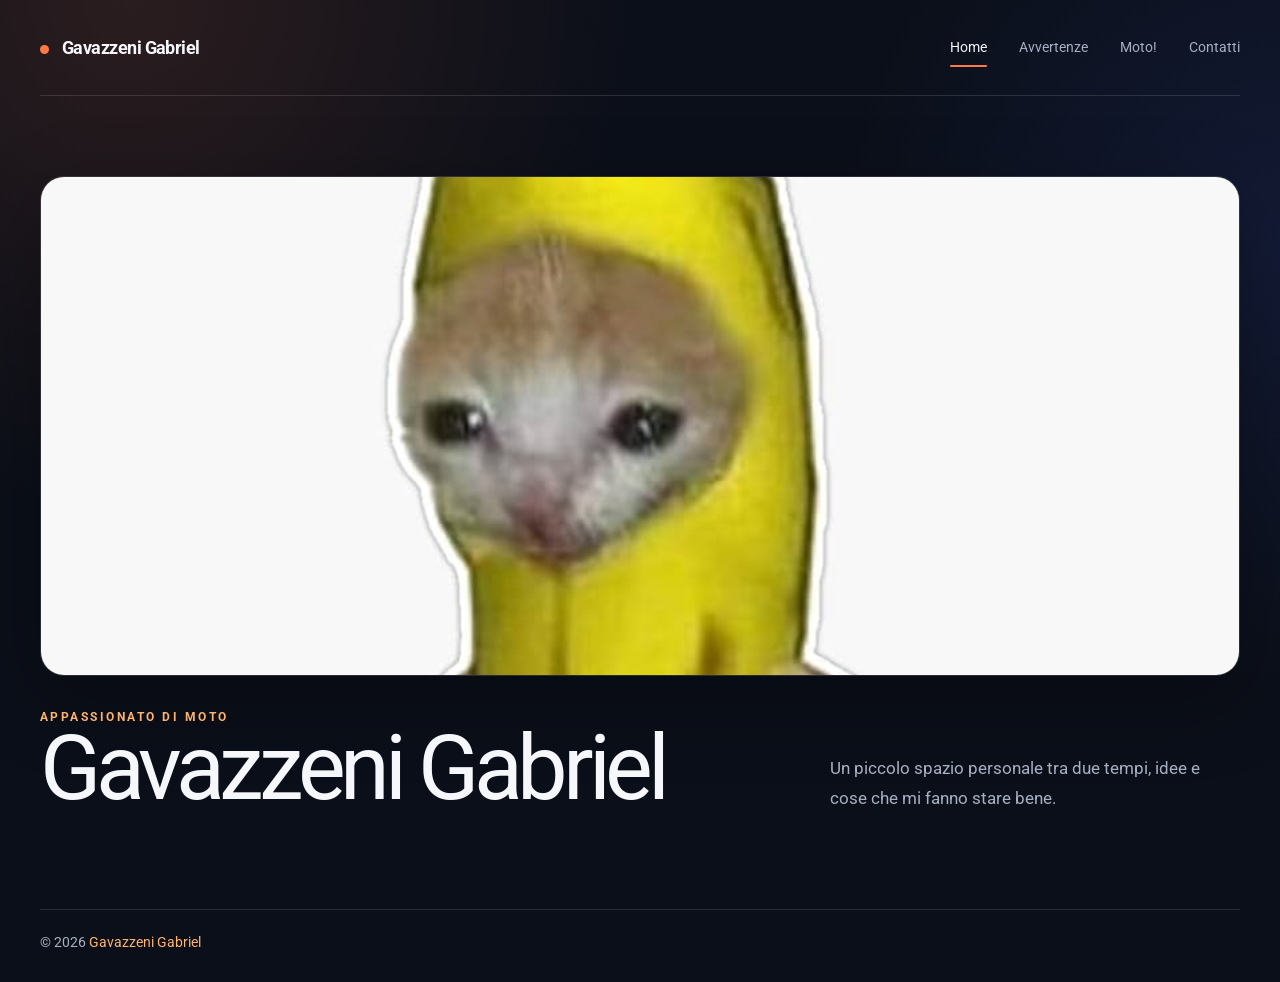
<file: index.html>
<!DOCTYPE html>
<html lang="it">
<head>
    <meta charset="UTF-8">
    <meta http-equiv="X-UA-Compatible" content="IE=edge" />
    <meta name="viewport" content="width=device-width, initial-scale=1.0">
    <link rel="preconnect" href="https://fonts.googleapis.com">
<link rel="preconnect" href="https://fonts.gstatic.com" crossorigin>
<link href="https://fonts.googleapis.com/css2?family=Roboto:ital,wght@0,100;0,300;0,400;0,500;0,700;0,900;1,100;1,300;1,400;1,500;1,700;1,900&display=swap" rel="stylesheet">
<link rel="icon" href="favicon.ico" type="image/x-icon">
<link rel="stylesheet" href="style.css">
 <title>Gavazzeni Gabriel | Home</title>
</head>
<body>
    <div class="safe-area spaced-column">
    <nav>
        <div class="logo">  Gavazzeni Gabriel  </div>
        <input class="toggler" type="checkbox" aria-label="Apri menu">
        <div class="hamburger"></div>
        <div class="menu">
            <a class="menu-item active" href="./index.html">Home</a>
            <a class="menu-item" href="./pages/about.html">Avvertenze</a>
            <a class="menu-item" href="./pages/works.html">Moto!</a>
            <a class="menu-item" href="./pages/contacts.html">Contatti</a>
        </div>
    </nav>
    <div class="content">
        <img class="main-image" src="./banana cat.jpg" alt="">
        <div class="home-intro">
            <div>
                <h3>APPASSIONATO DI MOTO</h3>
                <h1>Gavazzeni Gabriel</h1>
            </div>
            <p>Un piccolo spazio personale tra due tempi, idee e cose che mi fanno stare bene.</p>
        </div>
    </div>
    <div class="footer">
        © 2026 <span>Gavazzeni Gabriel</span>
    </div>
</div>
</body>
</html>
</file>
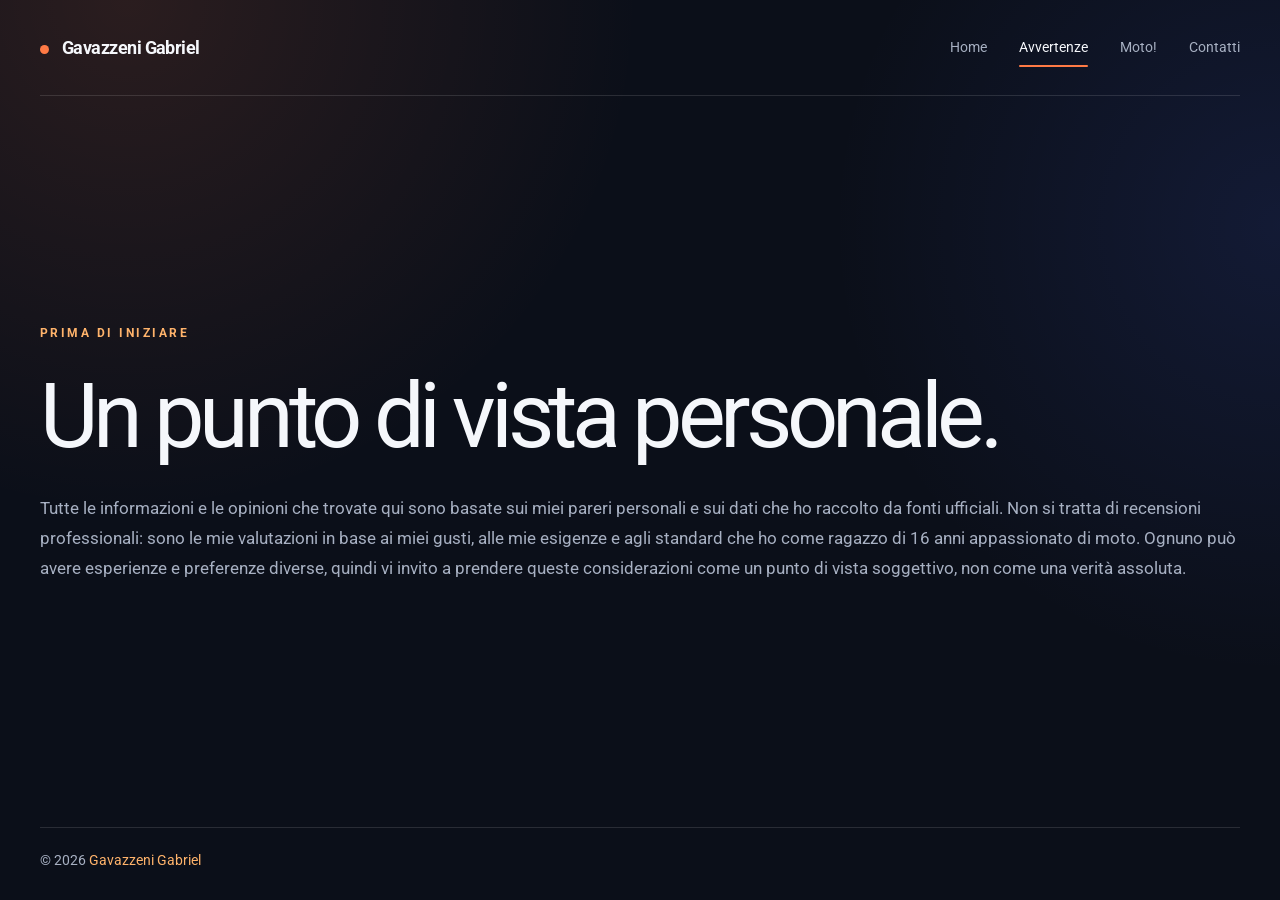
<file: pages/about.html>
<!DOCTYPE html>
<html lang="it">
<head>
    <meta charset="UTF-8">
    <meta http-equiv="X-UA-Compatible" content="IE=edge" />
    <meta name="viewport" content="width=device-width, initial-scale=1.0">
    <link rel="preconnect" href="https://fonts.googleapis.com">
<link rel="preconnect" href="https://fonts.gstatic.com" crossorigin>
<link href="https://fonts.googleapis.com/css2?family=Roboto:ital,wght@0,100;0,300;0,400;0,500;0,700;0,900;1,100;1,300;1,400;1,500;1,700;1,900&display=swap" rel="stylesheet">
<link rel="icon" href="../favicon.ico" type="image/x-icon">
<link rel="stylesheet" href="../style.css">

    <title>Gavazzeni Gabriel | Avvertenze</title>
</head>
<body>
    <div class="safe-area spaced-column">
    <nav>
        <div class="logo">  Gavazzeni Gabriel  </div>
     
        <input class="toggler" type="checkbox" aria-label="Apri menu">
        <div class="hamburger"></div>
        <div class="menu">
            <a class="menu-item" href="../index.html">Home</a>
            <a class="menu-item active" href="./about.html">Avvertenze</a>
            <a class="menu-item" href="./works.html">Moto!</a>
            <a class="menu-item" href="./contacts.html">Contatti</a>
        </div>
    </nav>
    <div class="content">
        <h3>PRIMA DI INIZIARE</h3>
        <h1>Un punto di vista personale.</h1>
        <p>Tutte le informazioni e le opinioni che trovate qui sono basate sui miei pareri personali e sui dati che ho raccolto da fonti ufficiali.
            Non si tratta di recensioni professionali: sono le mie valutazioni in base ai miei gusti, alle mie esigenze e agli standard che ho come ragazzo di 16 anni appassionato di moto.
            Ognuno può avere esperienze e preferenze diverse, quindi vi invito a prendere queste considerazioni come un punto di vista soggettivo, non come una verità assoluta.</p>
    </div>
    <div class="footer">
        © 2026 <span>Gavazzeni Gabriel</span>
    </div>
</div>
</body>
</html>
</file>
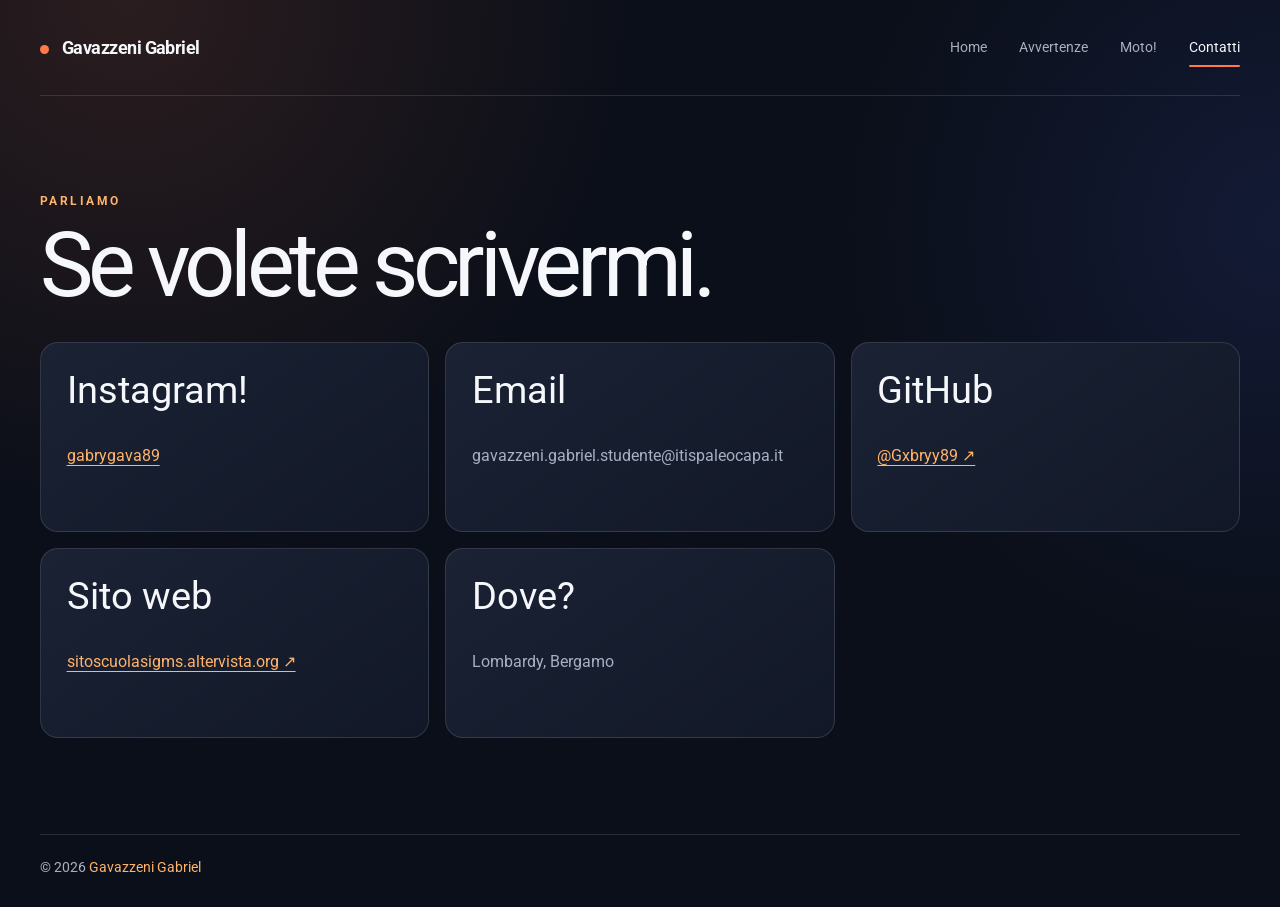
<file: pages/contacts.html>
<!DOCTYPE html>
<html lang="it">
<head>
    <meta charset="UTF-8">
    <meta http-equiv="X-UA-Compatible" content="IE=edge" />
    <meta name="viewport" content="width=device-width, initial-scale=1.0">
    <link rel="preconnect" href="https://fonts.googleapis.com">
<link rel="preconnect" href="https://fonts.gstatic.com" crossorigin>
<link href="https://fonts.googleapis.com/css2?family=Roboto:ital,wght@0,100;0,300;0,400;0,500;0,700;0,900;1,100;1,300;1,400;1,500;1,700;1,900&display=swap" rel="stylesheet">
<link rel="icon" href="../favicon.ico" type="image/x-icon">
<link rel="stylesheet" href="../style.css">
<link rel="stylesheet" href="../contacts.css">

    <title>Gavazzeni Gabriel | Contatti</title>
</head>
<body>
    <div class="safe-area spaced-column">
    <nav>
        <div class="logo">  Gavazzeni Gabriel  </div>

        <input class="toggler" type="checkbox" aria-label="Apri menu">
        <div class="hamburger"></div>
        <div class="menu">
            <a class="menu-item " href="../index.html">Home</a>
            <a class="menu-item" href="./about.html">Avvertenze</a>
            <a class="menu-item" href="./works.html">Moto!</a>
            <a class="menu-item active" href="./contacts.html">Contatti</a>
        </div>
    </nav>
    <div class="content">
        <div class="title-block">
            <h3>PARLIAMO</h3>
            <h1>Se volete scrivermi.</h1>
            </div>
            <div class="contact-section">
            <div class="contact-item">
                <h2>Instagram!</h2>
                <h4><a href="https://www.instagram.com/gabrygava89/">gabrygava89</a></h4>
            </div>
            <div class="contact-item">
                <h2>Email</h2>
                <h4>gavazzeni.gabriel.studente@itispaleocapa.it</h4>
            </div>
            <div class="contact-item">
                <h2>GitHub</h2>
                <h4><a href="https://github.com/Gxbryy89" target="_blank" rel="noopener noreferrer">@Gxbryy89 ↗</a></h4>
            </div>
            <div class="contact-item">
                <h2>Sito web</h2>
                <h4><a href="http://sitoscuolasigms.altervista.org" target="_blank" rel="noopener noreferrer">sitoscuolasigms.altervista.org ↗</a></h4>
            </div>
            <div class="contact-item">
                <h2>Dove?</h2>
                <h4>Lombardy, Bergamo</h4>
    </div>
            </div>
    </div>
    <div class="footer">
        © 2026 <span>Gavazzeni Gabriel</span>
    </div>
</div>
</body>
</html>
</file>
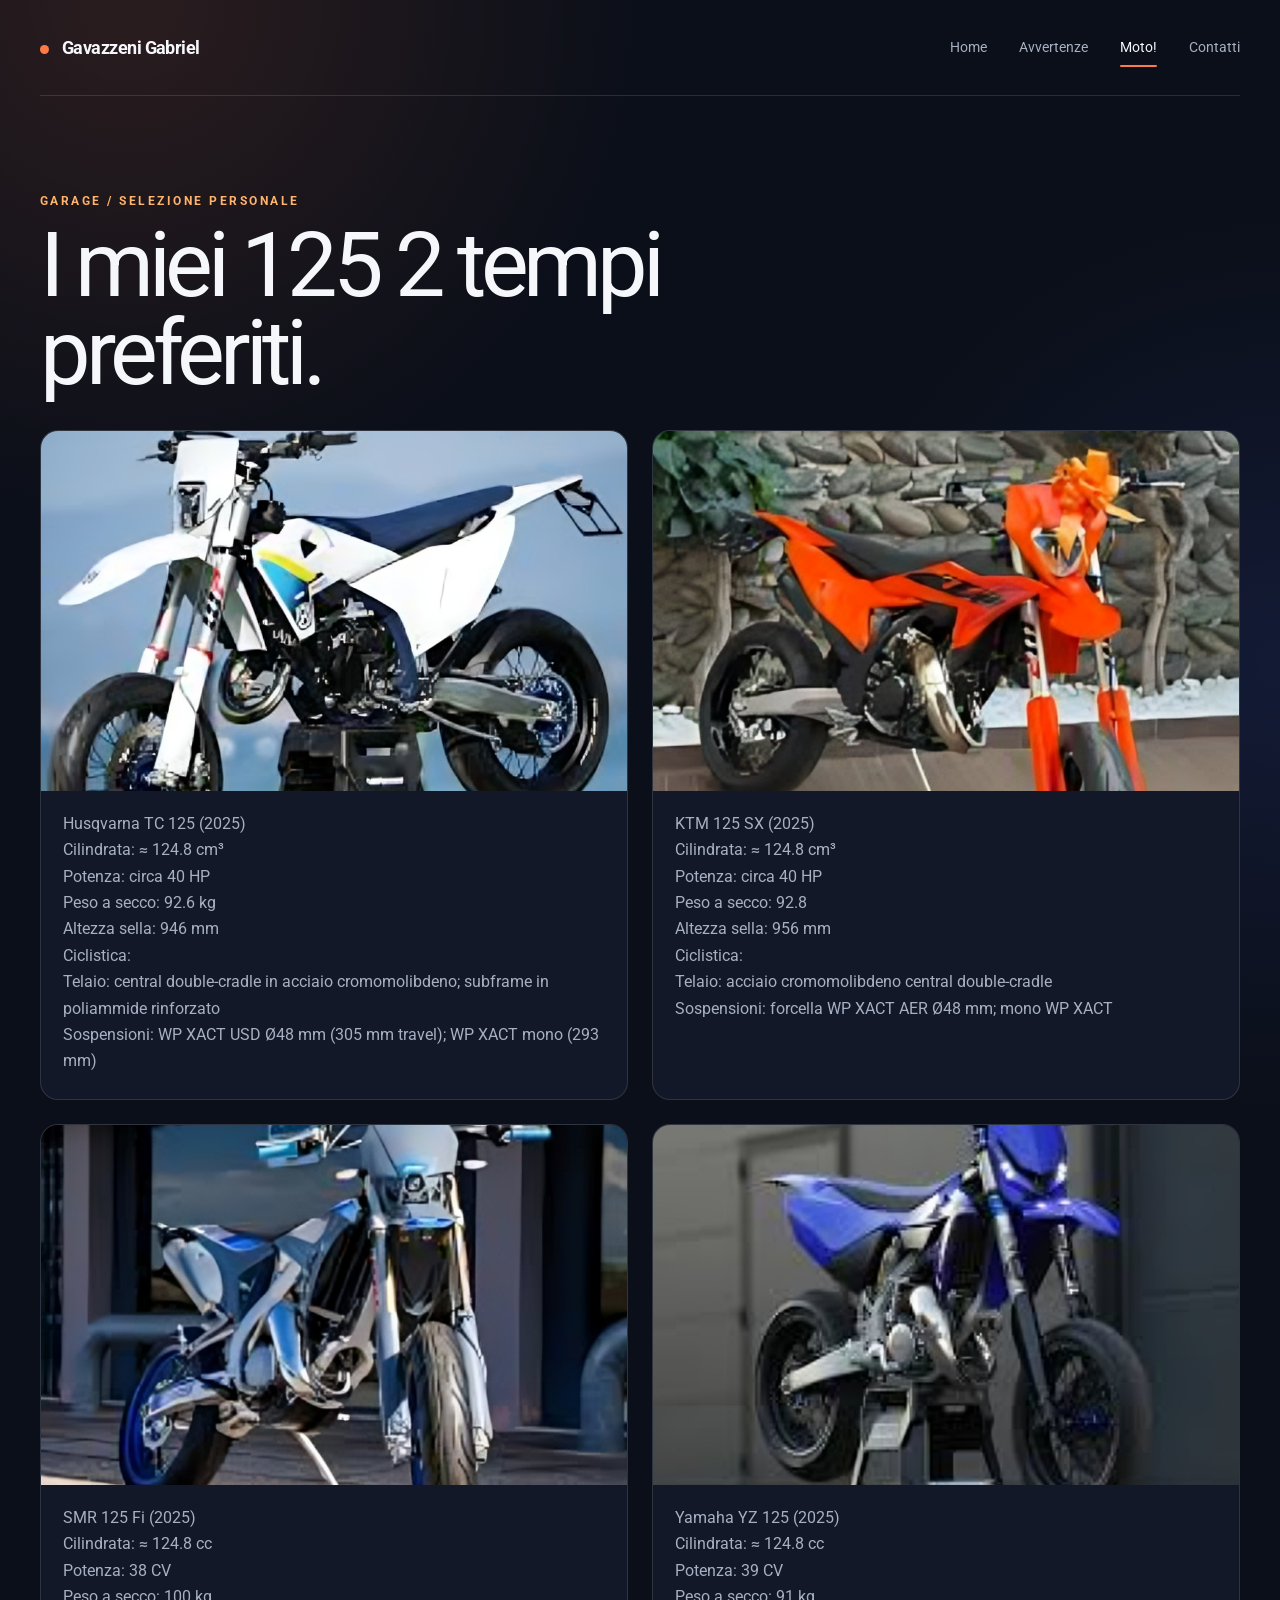
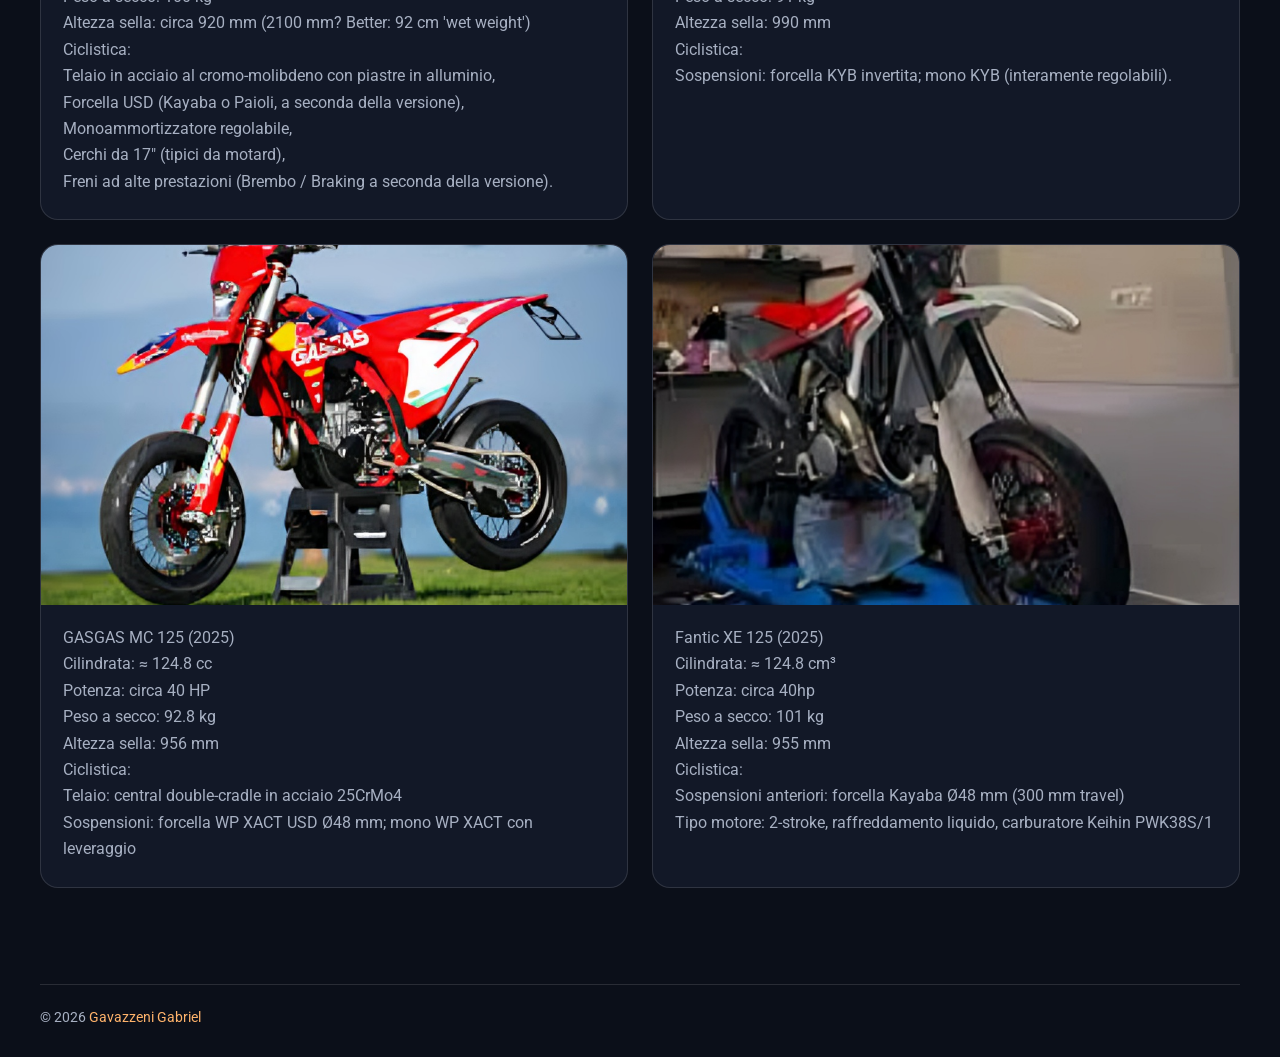
<file: pages/works.html>
<!DOCTYPE html>
<html lang="it">
<head>
    <meta charset="UTF-8">
    <meta http-equiv="X-UA-Compatible" content="IE=edge" />
    <meta name="viewport" content="width=device-width, initial-scale=1.0">
    <link rel="preconnect" href="https://fonts.googleapis.com">
<link rel="preconnect" href="https://fonts.gstatic.com" crossorigin>
<link href="https://fonts.googleapis.com/css2?family=Roboto:ital,wght@0,100;0,300;0,400;0,500;0,700;0,900;1,100;1,300;1,400;1,500;1,700;1,900&display=swap" rel="stylesheet">
<link rel="icon" href="../favicon.ico" type="image/x-icon">
<link rel="stylesheet" href="../style.css">
<link rel="stylesheet" href="../works.css">

    <title>Gavazzeni Gabriel | Moto</title>
</head>
<body>
    <div class="safe-area spaced-column">
    <nav>
        <div class="logo">  Gavazzeni Gabriel  </div>
     
        <input class="toggler" type="checkbox" aria-label="Apri menu">
        <div class="hamburger"></div>
        <div class="menu">
            <a class="menu-item " href="../index.html">Home</a>
            <a class="menu-item" href="./about.html">Avvertenze</a>
            <a class="menu-item active" href="./works.html">Moto!</a>
            <a class="menu-item" href="./contacts.html">Contatti</a>
        </div>
    </nav>
    <div class="content">
        <div class="title-block">
            <h3>GARAGE / SELEZIONE PERSONALE</h3>
            <h1>I miei 125 2 tempi preferiti.</h1>
            
    
        </div>


        <div class="works-grid">
            <div class="work-item">
                <img src="../img/husqytc.png" alt="">
                <h4>Husqvarna TC 125 (2025)
                    Cilindrata: ≈ 124.8 cm³ 
                    Potenza: circa 40 HP 
                    Peso a secco: 92.6 kg 
                    Altezza sella: 946 mm 
                    Ciclistica:
                    Telaio: central double-cradle in acciaio cromomolibdeno; subframe in poliammide rinforzato
                    Sospensioni: WP XACT USD Ø48 mm (305 mm travel); WP XACT mono (293 mm)</h4>
            </div>
            
                <div class="work-item">
                    <img src="../img/trasferimento.png" alt="">
                    <h4>KTM 125 SX (2025)
                        Cilindrata: ≈ 124.8 cm³ 
                        Potenza: circa 40 HP
                        Peso a secco: 92.8
                        Altezza sella: 956 mm
                        Ciclistica:
                        Telaio: acciaio cromomolibdeno central double-cradle
                        Sospensioni: forcella WP XACT AER Ø48 mm; mono WP XACT</h4>
                </div>
                
                    <div class="work-item">
                        <img src="../img/tmsmr.png" alt="">
                        <h4>SMR 125 Fi (2025)
                            Cilindrata: ≈ 124.8 cc 
                            Potenza: 38 CV
                            Peso a secco: 100 kg 
                            Altezza sella: circa 920 mm (2100 mm? Better: 92 cm 'wet weight') 
                            Ciclistica: 
                            Telaio in acciaio al cromo-molibdeno con piastre in alluminio,
                            Forcella USD (Kayaba o Paioli, a seconda della versione),
                            Monoammortizzatore regolabile,
                            Cerchi da 17" (tipici da motard),
                            Freni ad alte prestazioni (Brembo / Braking a seconda della versione).</h4>
                    </div>
                   
                        <div class="work-item">
                            <img src="../img/yzetino.png" alt="">
                            <h4> Yamaha YZ 125 (2025)
                                Cilindrata: ≈ 124.8 cc 
                                Potenza: 39 CV
                                Peso a secco: 91 kg
                                Altezza sella: 990 mm
                                Ciclistica:
                                Sospensioni: forcella KYB invertita; mono KYB (interamente regolabili).</h4>
                        </div>

                        <div class="work-item">
                            <img src="../img/GASREAL.png" alt="">
                            <h4> GASGAS MC 125 (2025)
                                Cilindrata: ≈ 124.8 cc                               
                                Potenza: circa 40 HP                             
                                Peso a secco: 92.8 kg  
                                Altezza sella: 956 mm 
                                Ciclistica:
                                Telaio: central double-cradle in acciaio 25CrMo4
                                Sospensioni: forcella WP XACT USD Ø48 mm; mono WP XACT con leveraggio</h4>
                        </div>
                        <div class="work-item">
                            <img src="../img/xe.png" alt="">
                            <h4>Fantic XE 125 (2025)
                                Cilindrata: ≈ 124.8 cm³
                                Potenza: circa 40hp
                                Peso a secco: 101 kg 
                                Altezza sella: 955 mm 
                                Ciclistica:
                                Sospensioni anteriori: forcella Kayaba Ø48 mm (300 mm travel)
                                Tipo motore: 2-stroke, raffreddamento liquido, carburatore Keihin PWK38S/1
                                
                                </h4>
                        </div>
        </div>
    </div>
    <div class="footer">
        © 2026 <span>Gavazzeni Gabriel</span>
    </div>
</div>
</body>
</html>
</file>
<file: style.css>
:root {
    --ink: #f5f7fb;
    --muted: #a7b0c2;
    --surface: #121827;
    --surface-light: #1a2234;
    --line: rgba(255, 255, 255, .12);
    --accent: #ff7a45;
    --accent-light: #ffb36b;
}

* {
    box-sizing: border-box;
    margin: 0;
}

html {
    scroll-behavior: smooth;
}

body {
    min-width: 320px;
    background:
        radial-gradient(circle at 10% 0%, rgba(255, 122, 69, .13), transparent 32rem),
        radial-gradient(circle at 100% 25%, rgba(76, 108, 255, .12), transparent 28rem),
        #0b0f19;
    color: var(--ink);
    font-family: "Roboto", sans-serif;
}

h1, h2, h3, h4, h5, h6, p {
    color: var(--ink);
    font-weight: normal;
}

h1 {
    font-size: clamp(2.7rem, 7vw, 6rem);
    line-height: .98;
    letter-spacing: -.06em;
}

h2 {
    font-size: clamp(1.8rem, 3vw, 3rem);
    line-height: 1.1;
}

h3 {
    color: var(--accent-light);
    font-size: .78rem;
    font-weight: 700;
    letter-spacing: .2em;
    line-height: 1.4;
}

h4 {
    font-size: 1rem;
    line-height: 1.65;
    white-space: pre-line;
}

p {
    color: var(--muted);
    font-size: 1.05rem;
    line-height: 1.8;
}

a {
    color: inherit;
    text-decoration: none;
}

.safe-area {
    width: min(1200px, calc(100% - 3rem));
    min-height: 100vh;
    margin-inline: auto;
}

.spaced-column {
    display: flex;
    flex-direction: column;
    justify-content: space-between;
}

nav {
    display: flex;
    align-items: center;
    justify-content: space-between;
    min-height: 96px;
    border-bottom: 1px solid var(--line);
}

.logo {
    color: var(--ink);
    font-size: 1.15rem;
    font-weight: 700;
    letter-spacing: -.03em;
}

.logo::before {
    display: inline-block;
    width: 9px;
    height: 9px;
    margin-right: .6rem;
    border-radius: 50%;
    background: var(--accent);
    content: "";
}

.menu {
    display: flex;
    gap: 2rem;
}

.menu-item {
    position: relative;
    color: var(--muted);
    font-size: .9rem;
    transition: color .2s ease;
}

.menu-item:hover,
.menu-item.active {
    color: var(--ink);
}

.menu-item.active::after {
    position: absolute;
    right: 0;
    bottom: -.7rem;
    left: 0;
    height: 2px;
    border-radius: 2px;
    background: var(--accent);
    content: "";
}

.content {
    display: flex;
    flex-direction: column;
    justify-content: center;
    padding: 5rem 0 6rem;
}

.content > :not(:last-child) {
    margin-bottom: 2rem;
}

.main-image {
    width: 100%;
    height: min(58vh, 500px);
    border: 1px solid var(--line);
    border-radius: 24px;
    box-shadow: 0 24px 80px rgba(0, 0, 0, .3);
    object-fit: cover;
}

.home-intro {
    display: flex;
    align-items: end;
    justify-content: space-between;
    gap: 2rem;
}

.home-intro p {
    max-width: 410px;
}

.title-block {
    width: 100%;
    margin: 1rem 0 3rem;
}

.title-block h1 {
    max-width: 850px;
    margin-top: .8rem;
}

.title-block p {
    max-width: 760px;
    margin-top: 1.5rem;
}

.footer {
    padding: 1.5rem 0 2rem;
    border-top: 1px solid var(--line);
    color: var(--muted);
    font-size: .85rem;
}

.footer span {
    color: var(--accent-light);
}

.hamburger,
.toggler {
    display: none;
}

@media (max-width: 768px) {
    .safe-area {
        width: min(100% - 2rem, 600px);
    }

    nav {
        position: relative;
        min-height: 78px;
    }

    .toggler {
        position: absolute;
        right: 0;
        z-index: 3;
        display: block;
        width: 34px;
        height: 28px;
        cursor: pointer;
        opacity: 0;
    }

    .hamburger {
        position: relative;
        z-index: 2;
        display: block;
        width: 28px;
        height: 18px;
        border-top: 2px solid var(--ink);
        border-bottom: 2px solid var(--ink);
    }

    .hamburger::after {
        position: absolute;
        top: 6px;
        right: 0;
        width: 100%;
        height: 2px;
        background: var(--ink);
        content: "";
    }

    .menu {
        position: fixed;
        inset: 0;
        z-index: 1;
        display: none;
        flex-direction: column;
        align-items: center;
        justify-content: center;
        gap: 2rem;
        background: rgba(11, 15, 25, .97);
    }

    .toggler:checked ~ .menu {
        display: flex;
    }

    .menu-item {
        font-size: 1.5rem;
    }

    .menu-item.active::after {
        bottom: -.5rem;
    }

    .content {
        padding: 3rem 0 4rem;
    }

    .main-image {
        height: 300px;
        border-radius: 18px;
    }

    .home-intro {
        align-items: start;
        flex-direction: column;
    }
}
</file>
<file: contacts.css>
.contact-section {
    display: grid;
    grid-template-columns: repeat(3, 1fr);
    gap: 1rem;
    width: 100%;
}

.contact-item {
    min-height: 190px;
    padding: 1.6rem;
    border: 1px solid var(--line);
    border-radius: 18px;
    background: linear-gradient(145deg, var(--surface-light), var(--surface));
    transition: transform .2s ease, border-color .2s ease;
}

.contact-item:hover {
    border-color: rgba(255, 122, 69, .65);
    transform: translateY(-5px);
}

.contact-item h2 {
    margin-bottom: 2rem;
}

.contact-item h4,
.contact-item a {
    color: var(--muted);
    overflow-wrap: anywhere;
}

.contact-item a {
    color: var(--accent-light);
    text-decoration: underline;
    text-underline-offset: 4px;
}

.contact-item a:hover {
    color: var(--ink);
}

@media (max-width: 768px) {
    .contact-section {
        grid-template-columns: 1fr;
    }
}
</file>
<file: works.css>
.works-grid {
    display: grid;
    grid-template-columns: repeat(2, minmax(0, 1fr));
    width: 100%;
    gap: 1.5rem;
}

.work-item {
    overflow: hidden;
    border: 1px solid var(--line);
    border-radius: 18px;
    background: var(--surface);
    transition: transform .2s ease, border-color .2s ease;
}

.work-item:hover {
    border-color: rgba(255, 122, 69, .65);
    transform: translateY(-5px);
}

.work-item img {
    display: block;
    width: 100%;
    height: 360px;
    object-fit: cover;
}

.work-item h4 {
    padding: 1.25rem 1.35rem 1.5rem;
    color: var(--muted);
}

@media (max-width: 768px) {
    .works-grid {
        grid-template-columns: 1fr;
    }

    .work-item img {
        height: 280px;
    }
}
</file>
